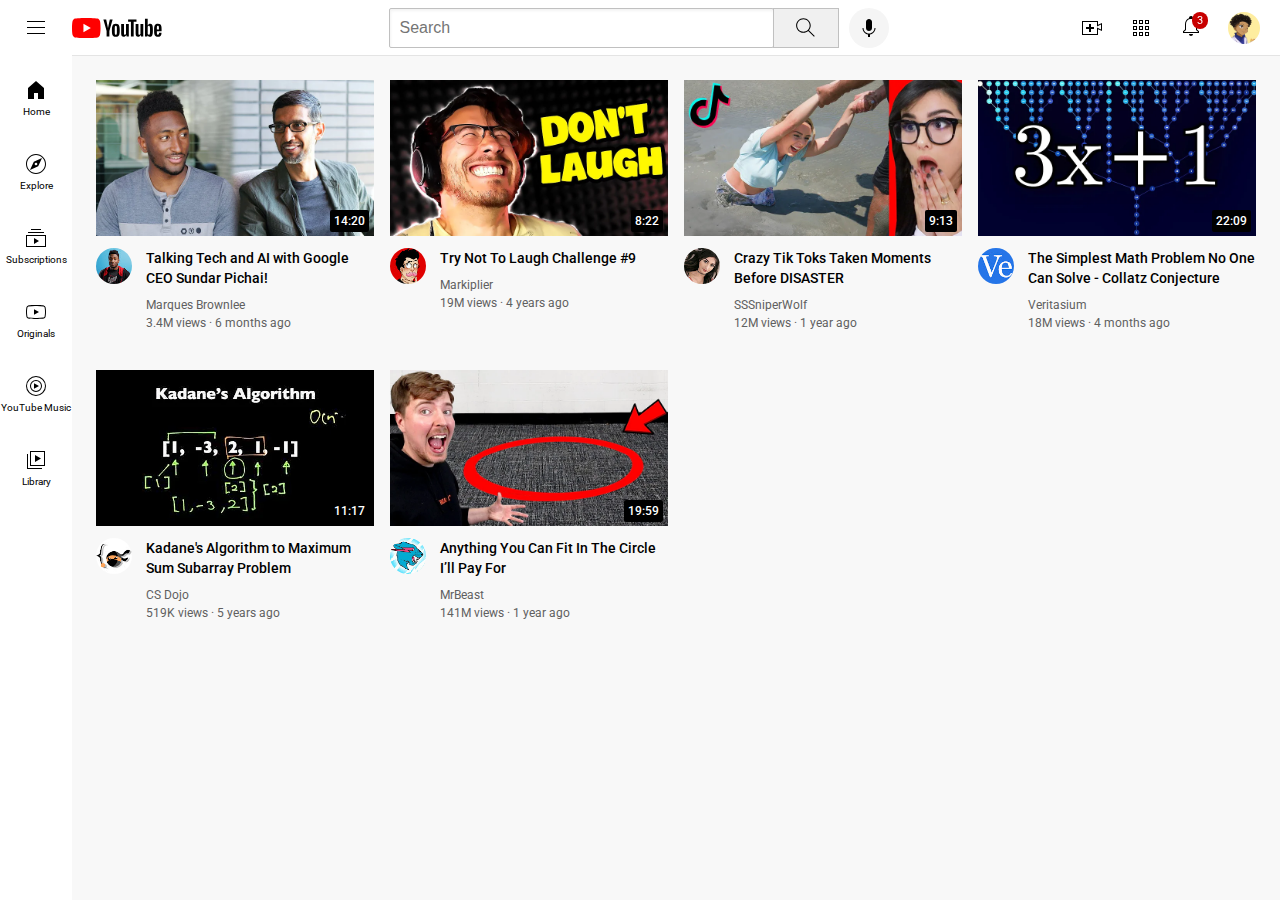
<file: index.html>
<!DOCTYPE html>
<html>
  <head>
    <title>YouTube Clone</title>

    <link rel="preconnect" href="https://fonts.googleapis.com">
    <link rel="preconnect" href="https://fonts.gstatic.com" crossorigin>
    <link href="https://fonts.googleapis.com/css2?family=Roboto:wght@400;500;700&display=swap" rel="stylesheet">

    <link rel="stylesheet" href="styles/general.css">
    <link rel="stylesheet" href="styles/header.css">
    <link rel="stylesheet" href="styles/video.css">
    <link rel="stylesheet" href="styles/sidebar.css">
  </head>
  <body>
    <header class="header">
      <div class="left-section">
        <img class="hamburger-menu" src="icons/hamburger-menu.svg">
        <img class="youtube-logo" src="icons/youtube-logo.svg">
      </div>
      <div class="middle-section">
        <input class="search-bar" type="text" placeholder="Search">
        <button class="search-button">
          <img class="search-icon" src="icons/search.svg">
          <div class="tooltip">Search</div>
        </button>
        <!-- Put position absolute inside position relative -->
        <button class="voice-search-button">
          <img class="voice-search-icon" src="icons/voice-search-icon.svg">
          <div class="tooltip">Search with your voice</div>
        </button>
      </div>
      <div class="right-section">
        <div class="upload-icon-container">
          <img class="upload-icon" src="icons/upload.svg">
          <div class="tooltip">Create</div>
        </div>
        <img class="youtube-apps-icon" src="icons/youtube-apps.svg">
        <div class="notifications-icon-container">
          <img class="notifications-icon" src="icons/notifications.svg">
          <div class="notifications-count">3</div>
        </div>
        <img class="current-user-picture" src="/thumbnails/Channel-pictures/code pfp.jpg">
      </div>
    </header>

    <nav class="sidebar">
      <div class="sidebar-link">
        <img src="icons/home.svg">
        <div>Home</div>
      </div>
      <div class="sidebar-link">
        <img src="icons/explore.svg">
        <div>Explore</div>
      </div>
      <div class="sidebar-link">
        <img src="icons/subscriptions.svg">
        <div>Subscriptions</div>
      </div>
      <div class="sidebar-link">
        <img src="icons/originals.svg">
        <div>Originals</div>
      </div>
      <div class="sidebar-link">
        <img src="icons/youtube-music.svg">
        <div>YouTube Music</div>
      </div>
      <div class="sidebar-link">
        <img src="icons/library.svg">
        <div>Library</div>
      </div>
    </nav>

    <main>
      <section class="video-grid">
        <div class="video-preview">
          <div class="thumbnail-row">
            <img class="thumbnail" src="/thumbnails/thumbnail-1.webp">
            <div class="video-time">14:20</div>
          </div>
          <div class="video-info-grid">
            <div class="channel-picture">
              <img class="profile-picture" src="/thumbnails/Channel-pictures/channel-1.jpeg">
            </div>
            <div class="video-info">
              <p class="video-title">
                Talking Tech and AI with Google CEO Sundar Pichai!
              </p>
              <p class="video-author">
                Marques Brownlee
              </p>
              <p class="video-stats">
                3.4M views &#183; 6 months ago
              </p>
            </div>
          </div>
        </div>

        <div class="video-preview">
          <div class="thumbnail-row">
            <img class="thumbnail" src="/thumbnails/thumbnail-2.webp">
            <div class="video-time">8:22</div>
          </div>
          <div class="video-info-grid">
            <div class="channel-picture">
              <img class="profile-picture" src="/thumbnails/Channel-pictures/channel-2.jpeg">
            </div>
            <div class="video-info">
              <p class="video-title">
                Try Not To Laugh Challenge #9
              </p>
              <p class="video-author">
                Markiplier
              </p>
              <p class="video-stats">
                19M views &#183; 4 years ago
              </p>
            </div>
          </div>
        </div>

        <div class="video-preview">
          <div class="thumbnail-row">
            <img class="thumbnail" src="/thumbnails/thumbnail-3.webp">
            <div class="video-time">9:13</div>
          </div>
          <div class="video-info-grid">
            <div class="channel-picture">
              <img class="profile-picture" src="/thumbnails/Channel-pictures/channel-3.jpeg">
            </div>
            <div class="video-info">
              <p class="video-title">
                Crazy Tik Toks Taken Moments Before DISASTER
              </p>
              <p class="video-author">
                SSSniperWolf
              </p>
              <p class="video-stats">
                12M views &#183; 1 year ago
              </p>
            </div>
          </div>
        </div>

        <div class="video-preview">
          <div class="thumbnail-row">
            <img class="thumbnail" src="/thumbnails/thumbnail-4.webp">
            <div class="video-time">22:09</div>
          </div>
          <div class="video-info-grid">
            <div class="channel-picture">
              <img class="profile-picture" src="/thumbnails/Channel-pictures/channel-4.jpeg">
            </div>
            <div class="video-info">
              <p class="video-title">
                The Simplest Math Problem No One Can Solve - Collatz Conjecture
              </p>
              <p class="video-author">
                Veritasium
              </p>
              <p class="video-stats">
                18M views &#183; 4 months ago
              </p>
            </div>
          </div>
        </div>

        <div class="video-preview">
          <div class="thumbnail-row">
            <img class="thumbnail" src="/thumbnails/thumbnail-5.webp">
            <div class="video-time">11:17</div>
          </div>
          <div class="video-info-grid">
            <div class="channel-picture">
              <img class="profile-picture" src="/thumbnails/Channel-pictures/channel-5.jpeg">
            </div>
            <div class="video-info">
              <p class="video-title">
                Kadane's Algorithm to Maximum Sum Subarray Problem
              </p>
              <p class="video-author">
                CS Dojo
              </p>
              <p class="video-stats">
                519K views &#183; 5 years ago
              </p>
            </div>
          </div>
        </div>

        <div class="video-preview">
          <div class="thumbnail-row">
            <img class="thumbnail" src="/thumbnails/thumbnail-6.webp">
            <div class="video-time">19:59</div>
          </div>
          <div class="video-info-grid">
            <div class="channel-picture">
              <img class="profile-picture" src="/thumbnails/Channel-pictures/channel-6.jpeg">
            </div>
            <div class="video-info">
              <p class="video-title">
                Anything You Can Fit In The Circle I’ll Pay For
              </p>
              <p class="video-author">
                MrBeast
              </p>
              <p class="video-stats">
                141M views &#183; 1 year ago
              </p>
            </div>
          </div>
        </div>
      </section>
    </main>
  </body>
</html>
</file>
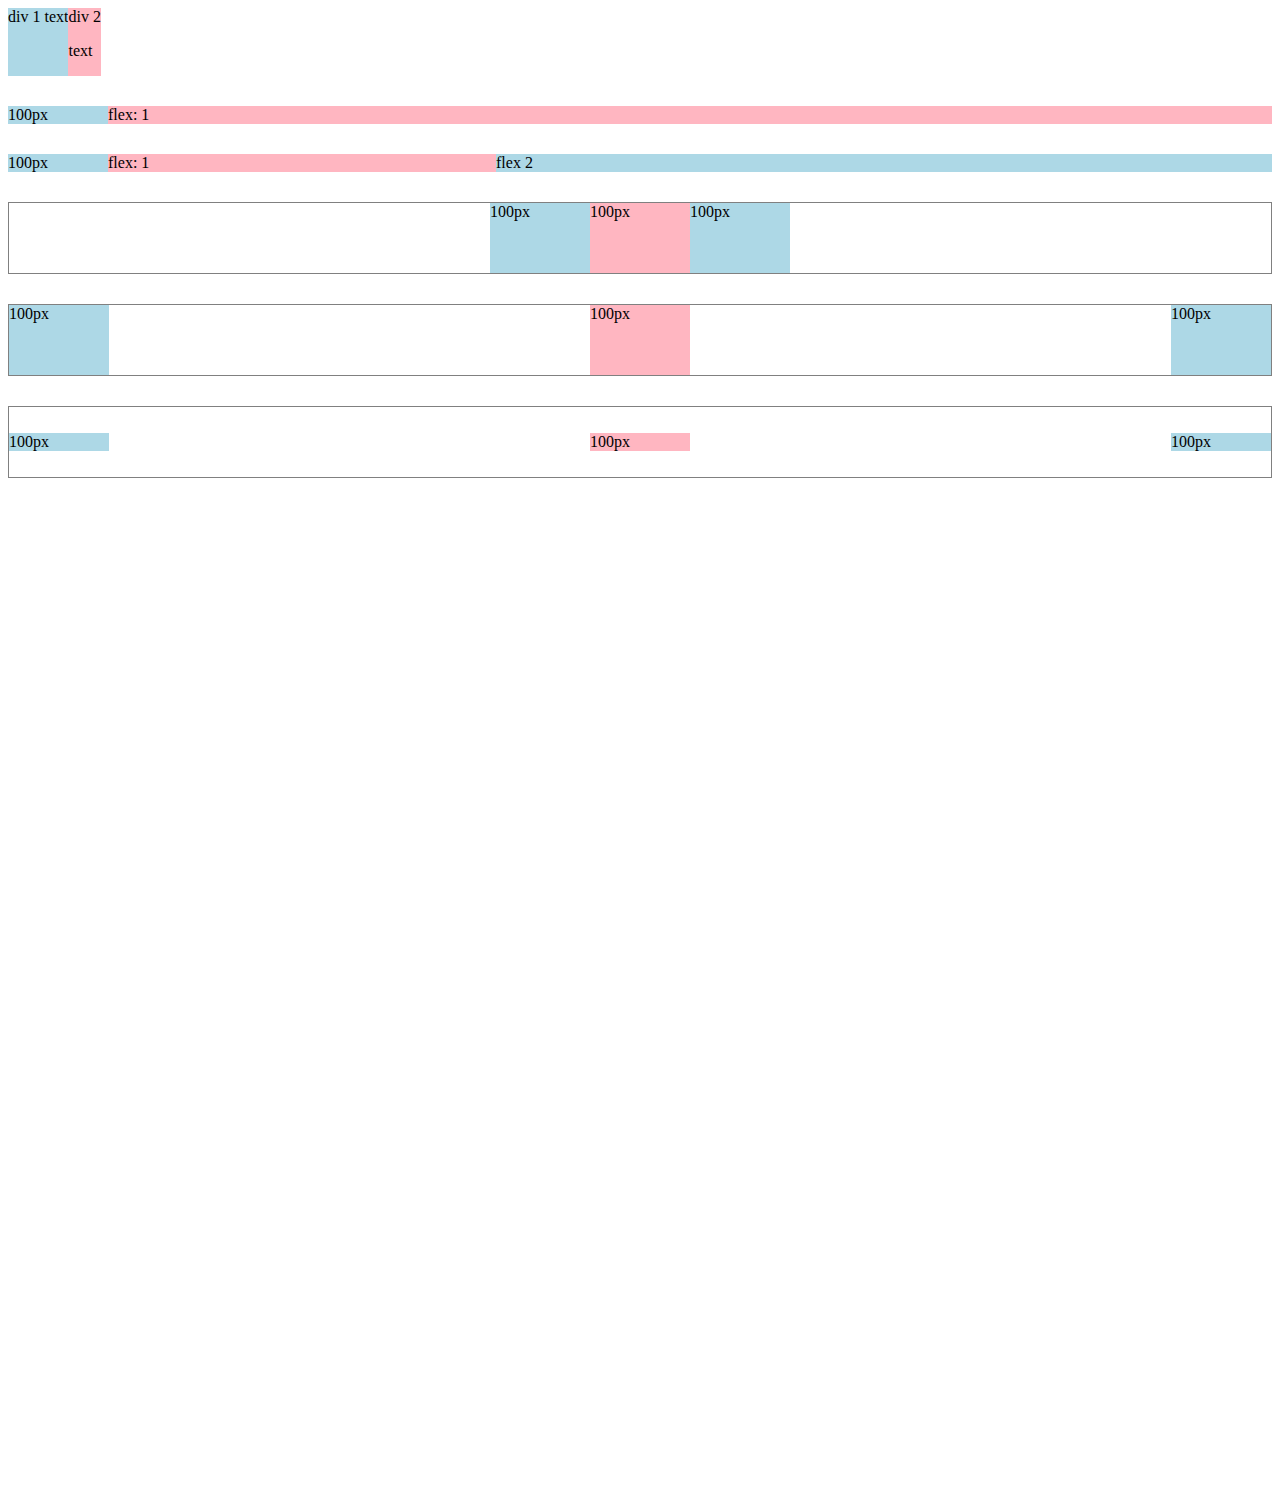
<file: flexbox.html>
<!DOCTYPE html>
<html lang="en">
<head>
  <meta charset="UTF-8">
  <meta name="viewport" content="width=device-width, initial-scale=1.0">
  <title>Flexbox Practice</title>
</head>
<body style="padding-bottom: 1000px;">
  <div style="
    display: flex;
    flex-direction: row;
    ">
    <div style="background-color: lightblue;">div 1 text</div>
    <div style="background-color: lightpink;">div 2 <p>text</p></div>
  </div>

  <div style="
  margin-top: 30px;
    display: flex;
    flex-direction: row;
    ">
    <div style="background-color: lightblue; width: 100px;">100px</div>
    <div style="background-color: lightpink; flex: 1;">flex: 1</div>
  </div>

   <div style="
  margin-top: 30px;
    display: flex;
    flex-direction: row;
    ">
    <div style="background-color: lightblue; width: 100px;">100px</div>
    <div style="background-color: lightpink; flex: 1;">flex: 1</div>
    <div style="background-color: lightblue; flex: 2;">flex 2</div>

  </div>

    <div style="
  margin-top: 30px;
  height: 70px;
  border-width: 1px;
  border-style: solid;
  border-color: grey;
  justify-content: center;
    display: flex;
    flex-direction: row;
    ">
    <div style="background-color: lightblue; width: 100px;">100px</div>
    <div style="background-color: lightpink; width: 100px;">100px</div>
    <div style="background-color: lightblue; width: 100px;">100px</div>

  </div>

   <div style="
  margin-top: 30px;
  height: 70px;
  border-width: 1px;
  border-style: solid;
  border-color: grey;
  justify-content: space-between;
  display: flex;
  flex-direction: row;
    ">
    <div style="background-color: lightblue; width: 100px;">100px</div>
    <div style="background-color: lightpink; width: 100px;">100px</div>
    <div style="background-color: lightblue; width: 100px;">100px</div>

  </div>

     <div style="
  margin-top: 30px;
  height: 70px;
  border-width: 1px;
  border-style: solid;
  border-color: grey;
  justify-content: space-between;
  align-items: center;
  display: flex;
  flex-direction: row;
    ">
    <div style="background-color: lightblue; width: 100px;">100px</div>
    <div style="background-color: lightpink; width: 100px;">100px</div>
    <div style="background-color: lightblue; width: 100px;">100px</div>

  </div>
</body>
</html>
</file>
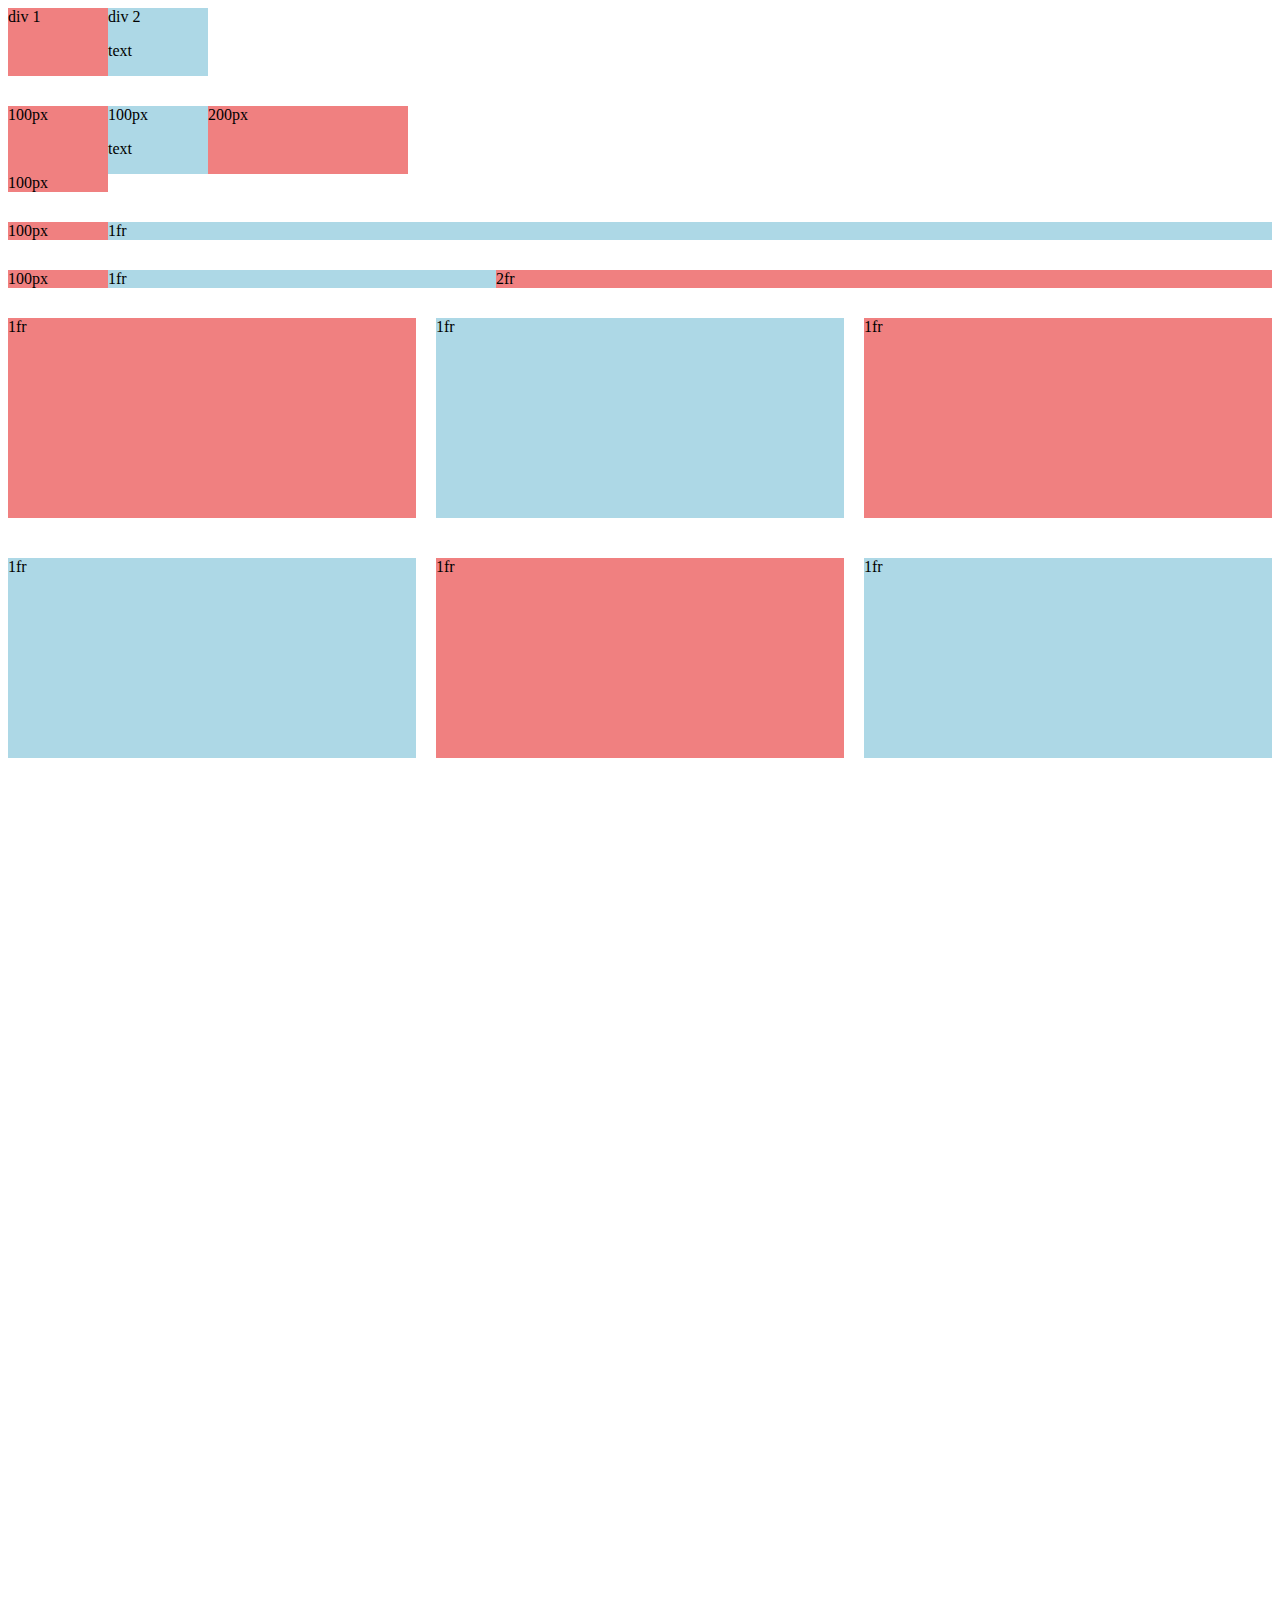
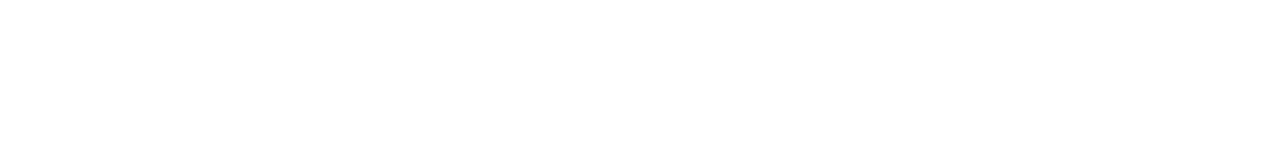
<file: grid.html>
<!DOCTYPE html>
<html lang="en">
<head>
  <meta charset="UTF-8">
  <meta name="viewport" content="width=device-width, initial-scale=1.0">
  <title>Grid Practice</title>
</head>
<body style="padding-bottom: 1000px;">
    <div style="
      display: grid;
      grid-template-columns: 100px 100px;
      ">
      <div style="background-color: lightcoral;">div 1</div>
      <div style="background-color: lightblue;">div 2 <p>text</p></div>
    </div>

        <div style="
        margin-top: 30px;
          display: grid;
          grid-template-columns: 100px 100px 200px;
          ">
          <div style="background-color: lightcoral;">100px</div>
          <div style="background-color: lightblue;">100px<p>text</p></div>
           <div style="background-color: lightcoral;">200px</div>
           <div style="background-color: lightcoral;">100px</div>
        </div>

         <div style="
        margin-top: 30px;
          display: grid;
          grid-template-columns: 100px 1fr;
          ">
          <div style="background-color: lightcoral;">100px</div>
          <div style="background-color: lightblue;">1fr</div>
        </div>

         <div style="
        margin-top: 30px;
          display: grid;
          grid-template-columns: 100px 1fr 2fr;
          ">
          <div style="background-color: lightcoral;">100px</div>
          <div style="background-color: lightblue;">1fr</div>
          <div style="background-color: lightcoral;">2fr</div>
        </div>
</body>
</html>

   <div style="
        margin-top: 30px;
          display: grid;
          grid-template-columns: 1fr 1fr 1fr;
          column-gap: 20px;
          row-gap: 40px;
          ">
          <div style="background-color: lightcoral; height: 200px;">1fr</div>
          <div style="background-color: lightblue; height: 200px;">1fr</div>
          <div style="background-color: lightcoral; height: 200px;">1fr</div>
          <div style="background-color: lightblue; height: 200px;">1fr</div>
          <div style="background-color: lightcoral; height: 200px;">1fr</div>
          <div style="background-color: lightblue; height: 200px;">1fr</div>
        </div>







<!-- Grid Practice. This is just to gain a better understanding of the grid and how to use it.  -->
</file>
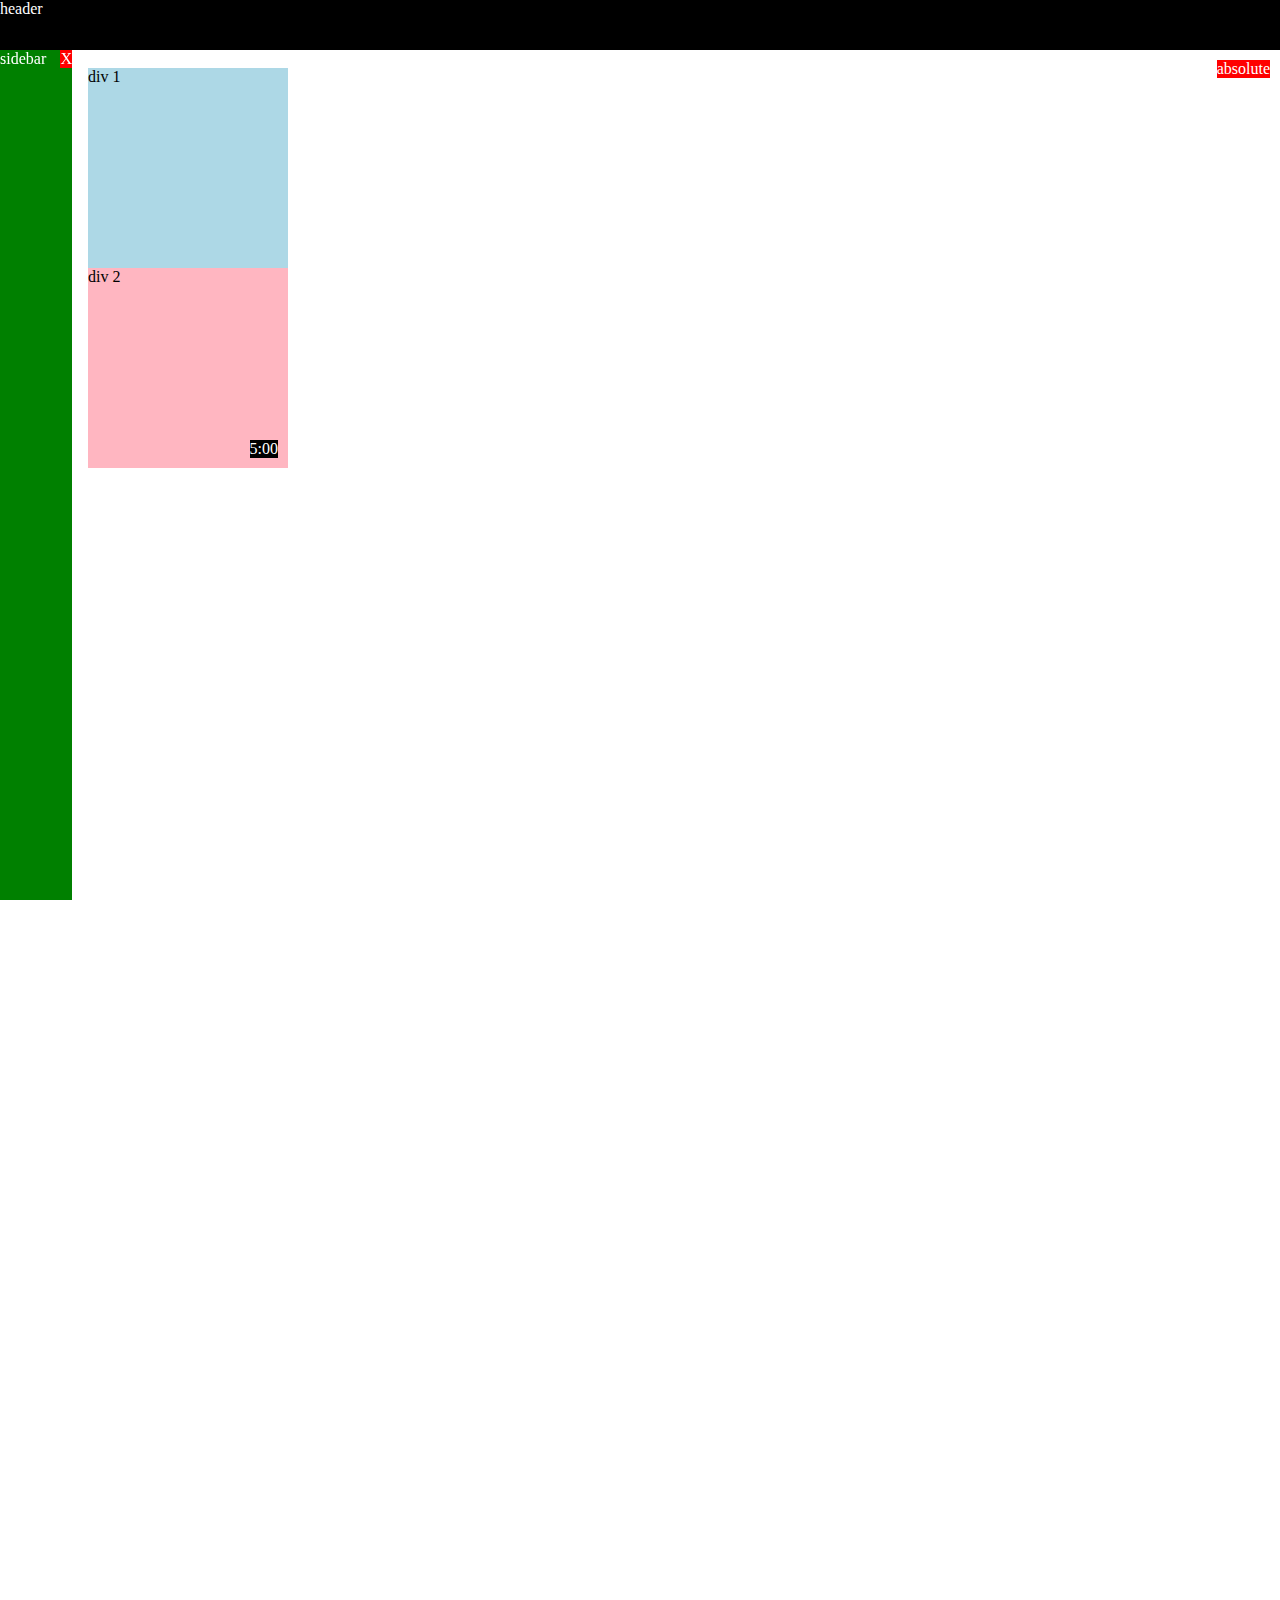
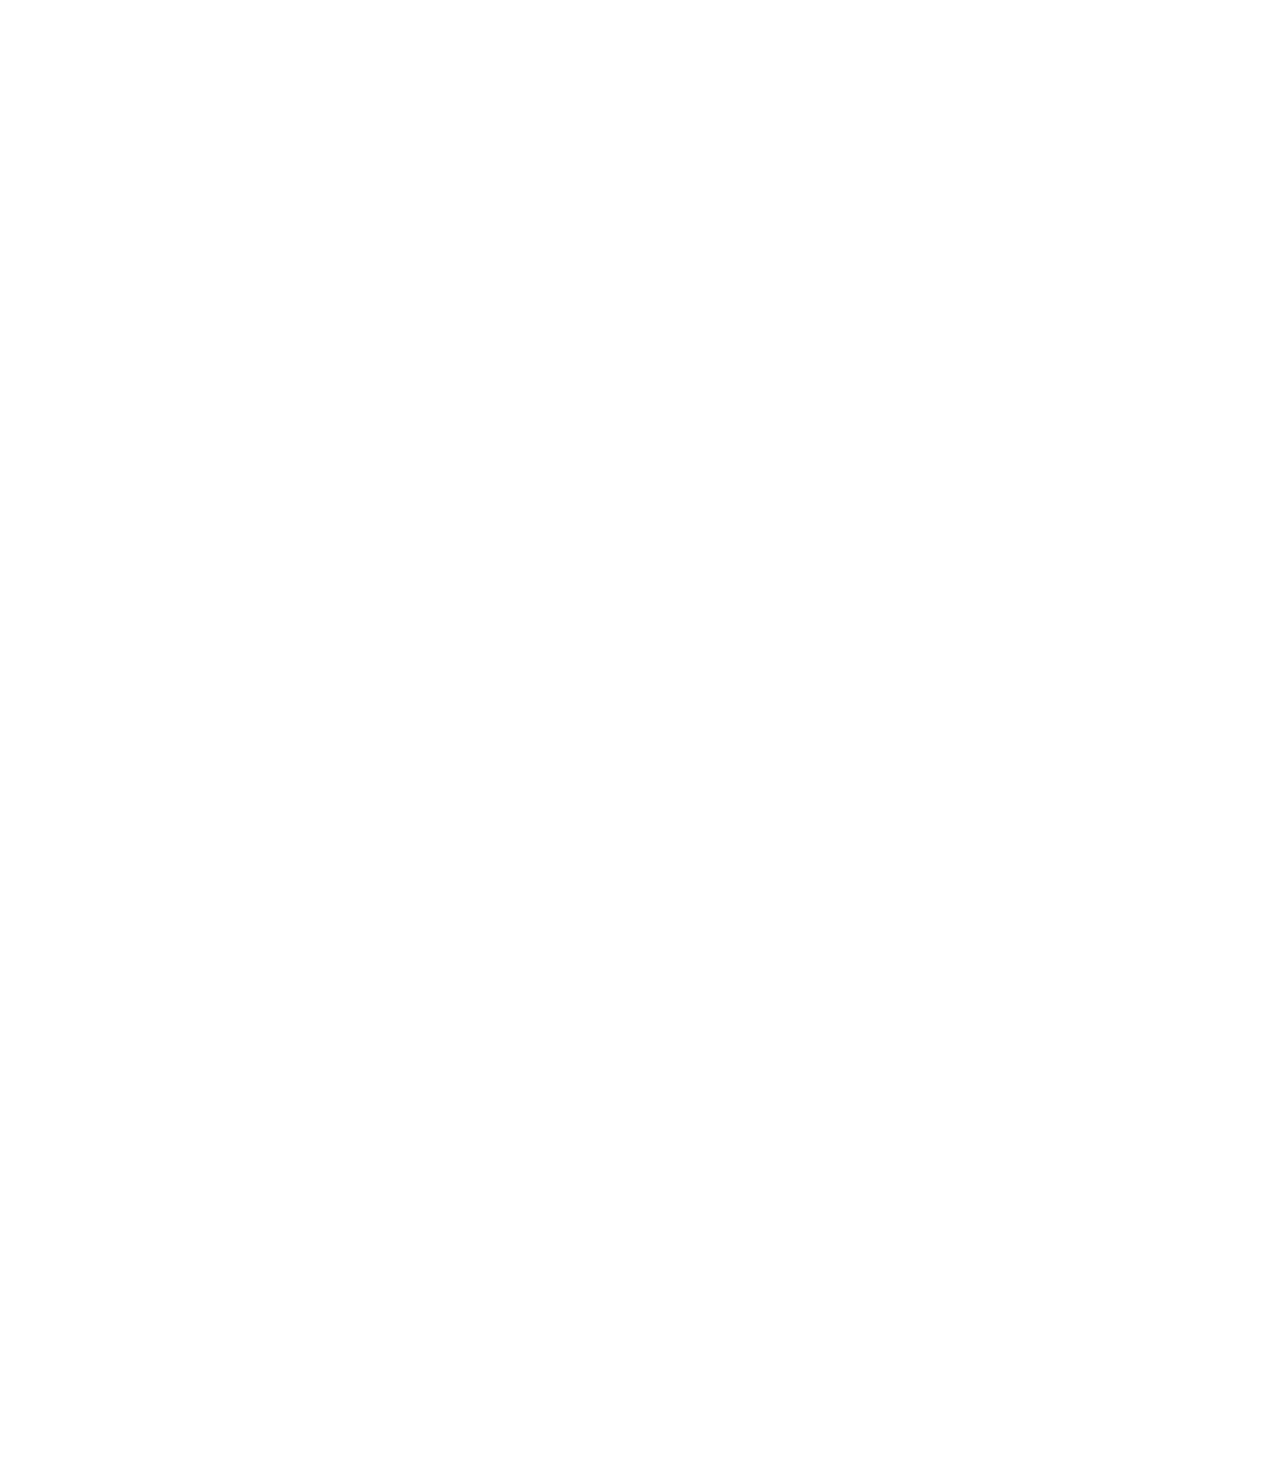
<file: position.html>
<!DOCTYPE html>
<html>
  <head>
    <title>Position Practice</title>
  </head>
  <body style="
    height: 3000px;
    padding-top: 60px;
    padding-left: 80px;
  ">
    <div style="
      background-color: black;
      color: white;
      position: fixed;
      top: 0;
      left: 0;
      right: 0;
      height: 50px;
      z-index: 100;
    ">header</div>

    <div style="
      background-color: green;
      color: white;
      position: fixed;
      left: 0;
      bottom: 0;
      top: 50px;
      width: 72px;
    ">
      sidebar
      <div style="
        position: absolute;
        background-color: red;
        color: white;
        top: 0;
        right: 0;
      ">
        X
      </div>
    </div>

    <div style="
      position: absolute;
      background-color: red;
      color: white;
      top: 60px;
      right: 10px;
    ">
      absolute
    </div>

    <div style="
      background-color: lightblue;
      height: 200px;
      width: 200px;
      position: static;
    ">div 1</div>
    <div style="
      background-color: lightpink;
      height: 200px;
      width: 200px;
      position: relative;
    ">
      div 2
      <div style="
        position: absolute;
        background-color: black;
        color: white;
        bottom: 10px;
        right: 10px;
      ">
        5:00
      </div>
    </div>

  </body>
</html>

<!-- Practice using css positions & absolute/ relative.
 Fixed: Placed in the browser window (doesnt move when scrolling)
 Absolute: Placed on the page (does move when scrolling)
 
 -->
</file>
<file: styles/general.css>
p {
  margin-top: 0;
  margin-bottom: 0;
}

body {
  /* This style below will be inherited */
  font-family: Roboto, Arial;
  margin: 0;
  padding-top: 80px;
  padding-left: 96px;
  padding-right: 24px;
  background-color: rgb(248, 248, 248);
}
</file>
<file: styles/header.css>
.header {
  height: 55px;

  display: flex;
  flex-direction: row;
  justify-content: space-between;

  position: fixed;
  top: 0;
  left: 0;
  right: 0;
  z-index: 100;

  background-color: white;
  border-bottom-width: 1px;
  border-bottom-style: solid;
  border-bottom-color: rgb(228, 228, 228);
}

.left-section {
  display: flex;
  align-items: center;
}

.hamburger-menu {
  height: 24px;
  margin-left: 24px;
  margin-right: 24px;
}

.youtube-logo {
  height: 20px;
}

.middle-section {
  flex: 1;
  margin-left: 70px;
  margin-right: 35px;
  max-width: 500px;
  display: flex;
  align-items: center;
}

.search-bar {
  flex: 1;
  height: 36px;
  padding-left: 10px;
  font-size: 16px;
  border: 1px solid rgb(192, 192, 192);
  border-radius: 2px;
  box-shadow: inset 1px 2px 3px rgba(0, 0, 0, 0.05);
  width: 0;
}

.search-bar::placeholder {
  font-size: 16px;
}

.search-button {
  height: 40px;
  width: 66px;
  background-color: rgb(240, 240, 240);
  border-width: 1px;
  border-style: solid;
  border-color: rgb(192, 192, 192);
  margin-left: -1px;
  margin-right: 10px;
}

.search-button,
.voice-search-button,
.upload-icon-container {
  display: flex;
  justify-content: center;
  align-items: center;
  position: relative;
}

.search-button .tooltip,
.voice-search-button .tooltip,
.upload-icon-container .tooltip {
  position: absolute;
  background-color: gray;
  color: white;
  padding-top: 4px;
  padding-bottom: 4px;
  padding-left: 8px;
  padding-right: 8px;
  border-radius: 2px;
  font-size: 12px;
  bottom: -30px;
  opacity: 0;
  transition: opacity 0.15s;
  pointer-events: none;
  white-space: nowrap;
}

.search-button:hover .tooltip,
.voice-search-button:hover .tooltip,
.upload-icon-container:hover .tooltip {
  opacity: 1;
}

.search-icon {
  height: 25px;
}

.voice-search-button {
  height: 40px;
  width: 40px;
  border-radius: 20px;
  border: none;
  background-color: rgb(245, 245, 245);
}

.voice-search-icon {
  height: 24px;
}

.right-section {
  width: 180px;
  margin-right: 20px;
  display: flex;
  align-items: center;
  justify-content: space-between;
  flex-shrink: 0;
}

.upload-icon {
  height: 24px;
}

.youtube-apps-icon {
  height: 24px;
}

.notifications-icon {
  height: 24px;
}

.notifications-icon-container {
  position: relative;
}

.notifications-count {
  position: absolute;
  top: -2px;
  right: -5px;
  background-color: rgb(200, 0, 0);
  color: white;
  font-size: 11px;
  padding-left: 5px;
  padding-right: 5px;
  padding-top: 2px;
  padding-bottom: 2px;
  border-radius: 10px;
}

.current-user-picture {
  height: 32px;
  border-radius: 16px;
}
</file>
<file: styles/video.css>
.thumbnail {
  width: 100%;
}

.video-title {
  margin-top: 0;
  font-size: 14px;
  font-weight: 500;
  line-height: 20px;
  margin-bottom: 10px;
}

.video-info-grid {
  display: grid;
  grid-template-columns: 50px 1fr;
}

.profile-picture {
  width: 36px;
  border-radius: 50px;
}

.thumbnail-row {
  margin-bottom: 8px;
  position: relative;
}

.video-author,
.video-stats {
  font-size: 12px;
  color: rgb(96, 96, 96);
}

.video-author {
  margin-bottom: 4px;
}

.video-grid {
  display: grid;
  grid-template-columns: 1fr 1fr 1fr;
  column-gap: 16px;
  row-gap: 40px;
}

@media (max-width: 750px) {
  .video-grid {
    grid-template-columns: 1fr 1fr;
  }
}

@media (min-width: 751px) and (max-width: 999px) {
  .video-grid {
    grid-template-columns: 1fr 1fr 1fr;
  }
}

@media (min-width: 1000px) {
  .video-grid {
    grid-template-columns: 1fr 1fr 1fr 1fr;
  }
}

.video-time {
  font-size: 12px;
  font-weight: 500;
  padding: 4px;
  border-radius: 2px;
  background-color: black;
  color: white;
  position: absolute;
  bottom: 8px;
  right: 5px;
}
</file>
<file: styles/sidebar.css>
.sidebar {
  position: fixed;
  left: 0;
  bottom: 0;
  top: 55px;
  background-color: white;
  width: 72px;
  z-index: 200;
  padding-top: 5px;
}

.sidebar-link {
  height: 74px;
  display: flex;
  justify-content: center;
  align-items: center;
  flex-direction: column;
  cursor: pointer;
}

.sidebar-link:hover {
  background-color: rgb(235, 235, 235);
}

.sidebar-link img {
  height: 24px;
  margin-bottom: 4px;
}

.sidebar-link div {
  font-size: 10px;
}
</file>
